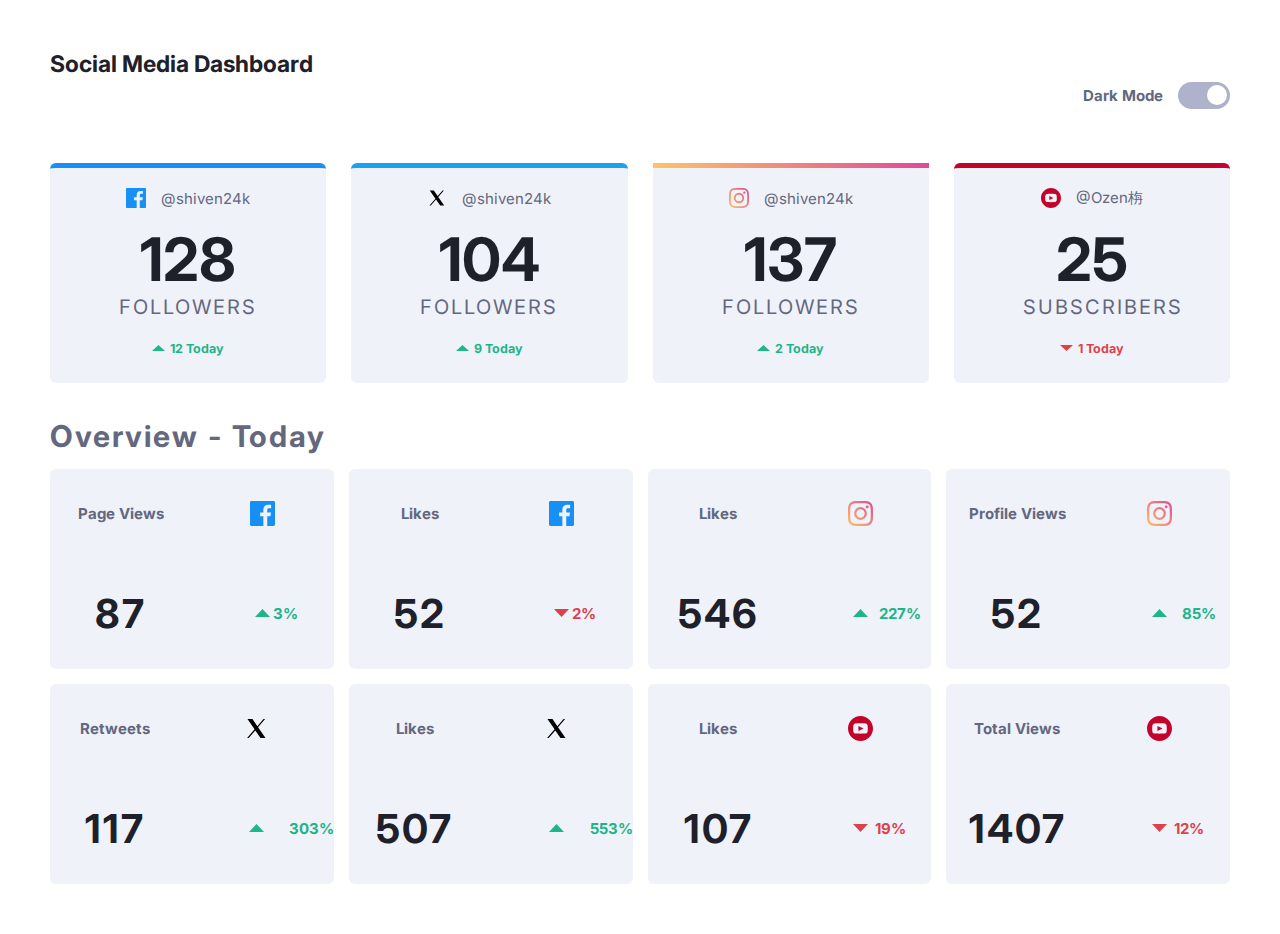
<file: dashboard.html>
<!DOCTYPE html>
<html lang="en" data-theme="light">
  <head>
    <meta charset="UTF-8" />
    <meta name="viewport" content="width=device-width, initial-scale=1.0" />
    <!-- <link
      rel="icon"
      type="image/png"
      sizes="32x32"
      href="./images/favicon-32x32.png"
    /> -->
    <link rel="stylesheet" href="style.css" />
    <title>Social Media Dashboard</title>
  </head>
  <body>
    <header>
      <h1 class="title">Social Media Dashboard</h1>
    </header>
    <main>
      <div class="main-title">
        <p>Dark Mode</p>
        <div class="toggle-container">
          <input type="checkbox" id="switch" name="theme" />
          <label for="switch"></label>
        </div>
      </div>

      <section class="card-section">
        <div class="card fb">
          <div class="card-header">
            <img src="images/icon-facebook.svg" alt="fb-icon" />
            <p>@shiven24k</p>
          </div>
          <div class="card-body">
            <h1>128</h1>
            <p>followers</p>
          </div>
          <div class="card-footer">
            <img src="images/icon-up.svg" alt="up-icon" />
            <p>12 today</p>
          </div>
        </div>

        <div class="card tw">
          <div class="card-header">
            <img src="images/icon-twitter.svg" alt="tw-icon" />
            <p>@shiven24k</p>
          </div>
          <div class="card-body">
            <h1>104</h1>
            <p>followers</p>
          </div>
          <div class="card-footer">
            <img src="images/icon-up.svg" alt="up-icon" />
            <p>9 today</p>
          </div>
        </div>

        <div class="card in">
          <div class="card-header">
            <img src="images/icon-instagram.svg" alt="in-icon" />
            <p>@shiven24k</p>
          </div>
          <div class="card-body">
            <h1>137</h1>
            <p>followers</p>
          </div>
          <div class="card-footer">
            <img src="images/icon-up.svg" alt="up-icon" />
            <p>2 today</p>
          </div>
        </div>

        <div class="card yb">
          <div class="card-header">
            <img src="images/icon-youtube.svg" alt="yb-icon" />
            <p>@Ozen栴</p>
          </div>
          <div class="card-body">
            <h1>25</h1>
            <p>subscribers</p>
          </div>
          <div class="card-footer">
            <img src="images/icon-down.svg" alt="down-icon" />
            <p>1 today</p>
          </div>
        </div>
      </section>

      <section class="overview-section">
        <h2 class="overview-title">overview - today</h2>

        <div class="overview-card">
          <h3 class="page-views">page views</h3>
          <img class="fb-icon" src="images/icon-facebook.svg" alt="fb-icon" />
          <h2>87</h2>
          <img class="up-down-icon" src="images/icon-up.svg" alt="up" />
          <p class="percentage fb-up">3%</p>
        </div>

        <div class="overview-card">
          <h3 class="page-views">likes</h3>
          <img class="fb-icon" src="images/icon-facebook.svg" alt="fb-icon" />
          <h2>52</h2>
          <img class="up-down-icon" src="images/icon-down.svg" alt="up" />
          <p class="percentage fb-down">2%</p>
        </div>

        <div class="overview-card">
          <h3 class="page-views">likes</h3>
          <img class="fb-icon" src="images/icon-instagram.svg" alt="in-icon" />
          <h2>546</h2>
          <img class="up-down-icon" src="images/icon-up.svg" alt="up" />
          <p class="percentage in-up">227%</p>
        </div>

        <div class="overview-card">
          <h3 class="page-views">profile views</h3>
          <img class="fb-icon" src="images/icon-instagram.svg" alt="in-icon" />
          <h2>52</h2>
          <img class="up-down-icon" src="images/icon-up.svg" alt="up" />
          <p class="percentage in-up">85%</p>
        </div>

        <div class="overview-card">
          <h3 class="page-views">Retweets</h3>
          <img class="fb-icon" src="images/icon-twitter.svg" alt="tw-icon" />
          <h2>117</h2>
          <img class="up-down-icon" src="images/icon-up.svg" alt="up" />
          <p class="percentage tw-up">303%</p>
        </div>

        <div class="overview-card">
          <h3 class="page-views">likes</h3>
          <img class="fb-icon" src="images/icon-twitter.svg" alt="tw-icon" />
          <h2>507</h2>
          <img class="up-down-icon" src="images/icon-up.svg" alt="up" />
          <p class="percentage tw-up">553%</p>
        </div>

        <div class="overview-card">
          <h3 class="page-views">likes</h3>
          <img class="fb-icon" src="images/icon-youtube.svg" alt="yb-icon" />
          <h2>107</h2>
          <img class="up-down-icon" src="images/icon-down.svg" alt="up" />
          <p class="percentage yb-down">19%</p>
        </div>

        <div class="overview-card">
          <h3 class="page-views">total views</h3>
          <img class="fb-icon" src="images/icon-youtube.svg" alt="tb-icon" />
          <h2>1407</h2>
          <img class="up-down-icon" src="images/icon-down.svg" alt="up" />
          <p class="percentage yb-down">12%</p>
        </div>
      </section>
    </main>
    <script src="index.js"></script>
  </body>
</html>
</file>
<file: style.css>
@import url(https://fonts.googleapis.com/css2?family=Inter:wght@400;700&display=swap);

:root {
 
  --lime-green: #1db489;
  --bright-red: #dc414c;
  --facebook: #178ff5;
  --twitter: #1ca0f2;
  --instagram: linear-gradient(90deg, #fdc468 0%, #df4996 100%);
  --youtube: #c4032a;

 

  --light-toggle: #aeb3cb;
  --light-theme-bg: #ffffff;
  --light-bg-card: #f0f2fa;
  --light-blue-text: #63687e;
  --dark-blue-text: #1e202a;
  --hover: #cdced5;
}

html {
  box-sizing: border-box;
  /* 1rem = 10px */
  font-size: 62.5%;
}
html[data-theme="dark"] {
  --light-theme-b: #1e202a;
  --light-theme-bg: #1e202a;
  --light-bg-card: #252a41;
  --dark-blue-text: #ffffff;
  --hover: #40486d;
  /* --light-blue-text: #ffffff; */
}

html.transition,
html.transition *,
html.transition *:before,
html.transition *:after {
  transition: all 750ms !important;
  transition-delay: 0 !important;
}
*,
*::after,
*::before {
  margin: 0;
  padding: 0;
  box-sizing: inherit;
}

body {
  font-family: "Inter", sans-serif;
  margin: 3rem;
  background: var(--light-theme-bg);
}
.card-section {
  margin-bottom: 35px;
}
.card {
  height: 22rem;
  margin-top: 50px;
  display: grid;
  grid-template-columns: repeat(4, 1fr);
  background: var(--light-bg-card);
  border-radius: 6px;
}
.card-header {
  grid-column: 2/4;
  display: flex;
  align-items: center;
  margin: auto;
}
.card-header img {
  width: 3rem;
  margin-right: 15px;
}
.card-header p {
  font-size: 1.5rem;
  color: var(--light-blue-text);
}
.card-body {
  grid-column: 2/4;
  text-align: center;
}
.card-body h1 {
  font-size: 6rem;
  color: var(--dark-blue-text);
  text-align: center;
}
.card-body p {
  font-size: 2rem;
  color: var(--light-blue-text);
  text-transform: uppercase;
  letter-spacing: 2px;
}
.card-footer {
  grid-column: 2/4;
  display: flex;
  justify-content: center;
  align-items: center;
  margin-bottom: 20px;
}
.card-footer img {
  width: 1.25rem;

  margin-right: 5px;
}
.card-footer p {
  font-size: 1.25rem;
  color: var(--lime-green);
  font-weight: bold;
  text-transform: capitalize;
}

header {
  margin-bottom: 25px;
}
header .title {
  font-size: 2.3rem;
  font-weight: bold;
  color: var(--dark-blue-text);
}
header .text {
  font-size: 1.5rem;
  color: var(--light-blue-text);
  font-weight: bold;
}

main {
  border-top: 1px solid #a3a1a1;
}
.main-title {
  display: flex;
  justify-content: space-between;
  height: 35px;
  margin-top: 20px;
}
.main-title p {
  font-size: 1.5rem;
  color: var(--light-blue-text);
  align-self: center;
  font-weight: bold;
}

input[type="checkbox"] {
  width: 0;
  height: 0;
  visibility: hidden;
}
.toggle-container {
  display: flex;
}
label {
  cursor: pointer;
  width: 5.2rem;
  height: 2.7rem;
  background: var(--light-toggle);
  border-radius: 100px;
  position: relative;
  align-self: center;
}

label:after {
  position: absolute;
  content: "";
  top: 3px;
  right: 3px;
  width: 20px;
  height: 20px;
  background: #fff;
  border-radius: 90px;
  transition: 0.3s;
}
input:checked + label {
  background: linear-gradient(90deg, #378fe6 0%, #3eda82 100%);
}
input:checked + label:after {
  right: calc(100% - 45px);
  transform: translateX(-100%);
}


.fb {
  border-top: 5px solid var(--facebook);
}


.tw {
  border-top: 5px solid var(--twitter);
}


.in {
  border-top: 5px solid;
  border-image-source: linear-gradient(90deg, #fdc468 0%, #df4996 100%);
  border-image-slice: 1;
}

.yb {
  border-top: 5px solid var(--youtube);
}
.yb .card-footer p {
  color: var(--bright-red);
  text-transform: capitalize;
}


.overview-section h2 {
  font-size: 3rem;
  text-transform: capitalize;
  font-weight: bold;
  color: var(--light-blue-text);
  letter-spacing: 2px;
  grid-column: 1/5;
}

.overview-card {
  display: grid;
  grid-template-columns: repeat(2, 1fr);
  height: 20rem;
  background: var(--light-bg-card);
  margin-top: 25px;
  border-radius: 6px;
}
.page-views {
  font-size: 2rem;
  text-transform: capitalize;
  color: var(--light-blue-text);
  margin: auto;
}
.fb-icon {
  margin: auto;
  width: 4rem;
}
.overview-card h2 {
  font-size: 6rem;
  margin-top: 25px;
  border-radius: 6px;
  color: var(--dark-blue-text);
  margin: auto;
  grid-column: 1/2;
}
.up-down-icon {
  grid-column: 2/3;
  grid-row: 2/3;
  margin: auto;
  width: 1.5rem;
}

.percentage {
  grid-column: 2/3;
  grid-row: 2/3;
  margin: auto;
  padding-left: 45px;
  font-size: 1.75rem;
  font-weight: bold;
  color: var(--lime-green);
}
.fb-down {
  color: var(--bright-red);
}
.in-up {
  padding-left: 80px;
  color: var(--lime-green);
}
.tw-up {
  margin-left: 55px;
}
.yb-down {
  padding-left: 60px;
  color: var(--bright-red);
}

@media (min-width: 501px) and (max-width: 768px) {
  .card {
    margin-top: 0;
  }
  .card-section {
    display: grid;
    grid-template-columns: repeat(2, 1fr);
    grid-gap: 15px;
  }
  .overview-section {
    display: grid;
    grid-template-columns: repeat(2, 1fr);
    grid-gap: 15px;
  }
  .overview-section h2 {
    grid-column: 1/3;
  }
  .overview-card {
    margin-top: 0;
  }
  .overview-card h2 {
    grid-column: 1/2;
  }
  .tw-up {
    margin-left: 52px;
  }
}

@media (min-width: 769px) and (max-width: 1200px) {
  .card-section {
    display: grid;
    grid-template-columns: repeat(2, 1fr);
    grid-gap: 15px;
  }
  .overview-section {
    display: grid;
    grid-template-columns: repeat(3, 1fr);
    grid-gap: 15px;
  }
  .overview-card:nth-child(5) {
    grid-column: 1/2;
  }
  .overview-card:nth-child(8) {
    grid-column: 1/2;
  }
  .overview-card h2 {
    grid-column: 1/2;
    font-size: 4rem;
  }
}

/* Desktop styles*/
@media screen and (min-width: 1200px) {
  body {
    margin: 5rem;
  }
  header {
    margin-bottom: 0;
  }
  main {
    border-top: none;
  }
  .main-title {
    justify-content: flex-end;
    margin-top: 0;
  }
  .main-title p {
    font-weight: bold;
    margin-right: 15px;
  }
  .card:hover {
    cursor: pointer;
    background: var(--hover);
  }
  .card-section {
    display: grid;
    grid-template-columns: repeat(4, 1fr);
    grid-gap: 25px;
  }
  .card-header {
    margin-top: 20px;
  }
  .card-header img {
    width: 2rem;
  }
  .overview-section {
    display: grid;
    grid-template-columns: repeat(4, 1fr);
    grid-gap: 15px;
  }
  .overview-card:hover {
    cursor: pointer;
    background: var(--hover);
  }
  .overview-card {
    margin-top: 0;
  }

  .page-views {
    font-size: 1.5rem;
  }
  .fb-icon {
    width: 2.5rem;
  }
  .overview-card h2 {
    font-size: 4rem;
    grid-column: 1/2;
  }
  .percentage {
    font-size: 1.5rem;
  }
  .tw-up {
    margin-left: 64px;
  }
}
</file>
